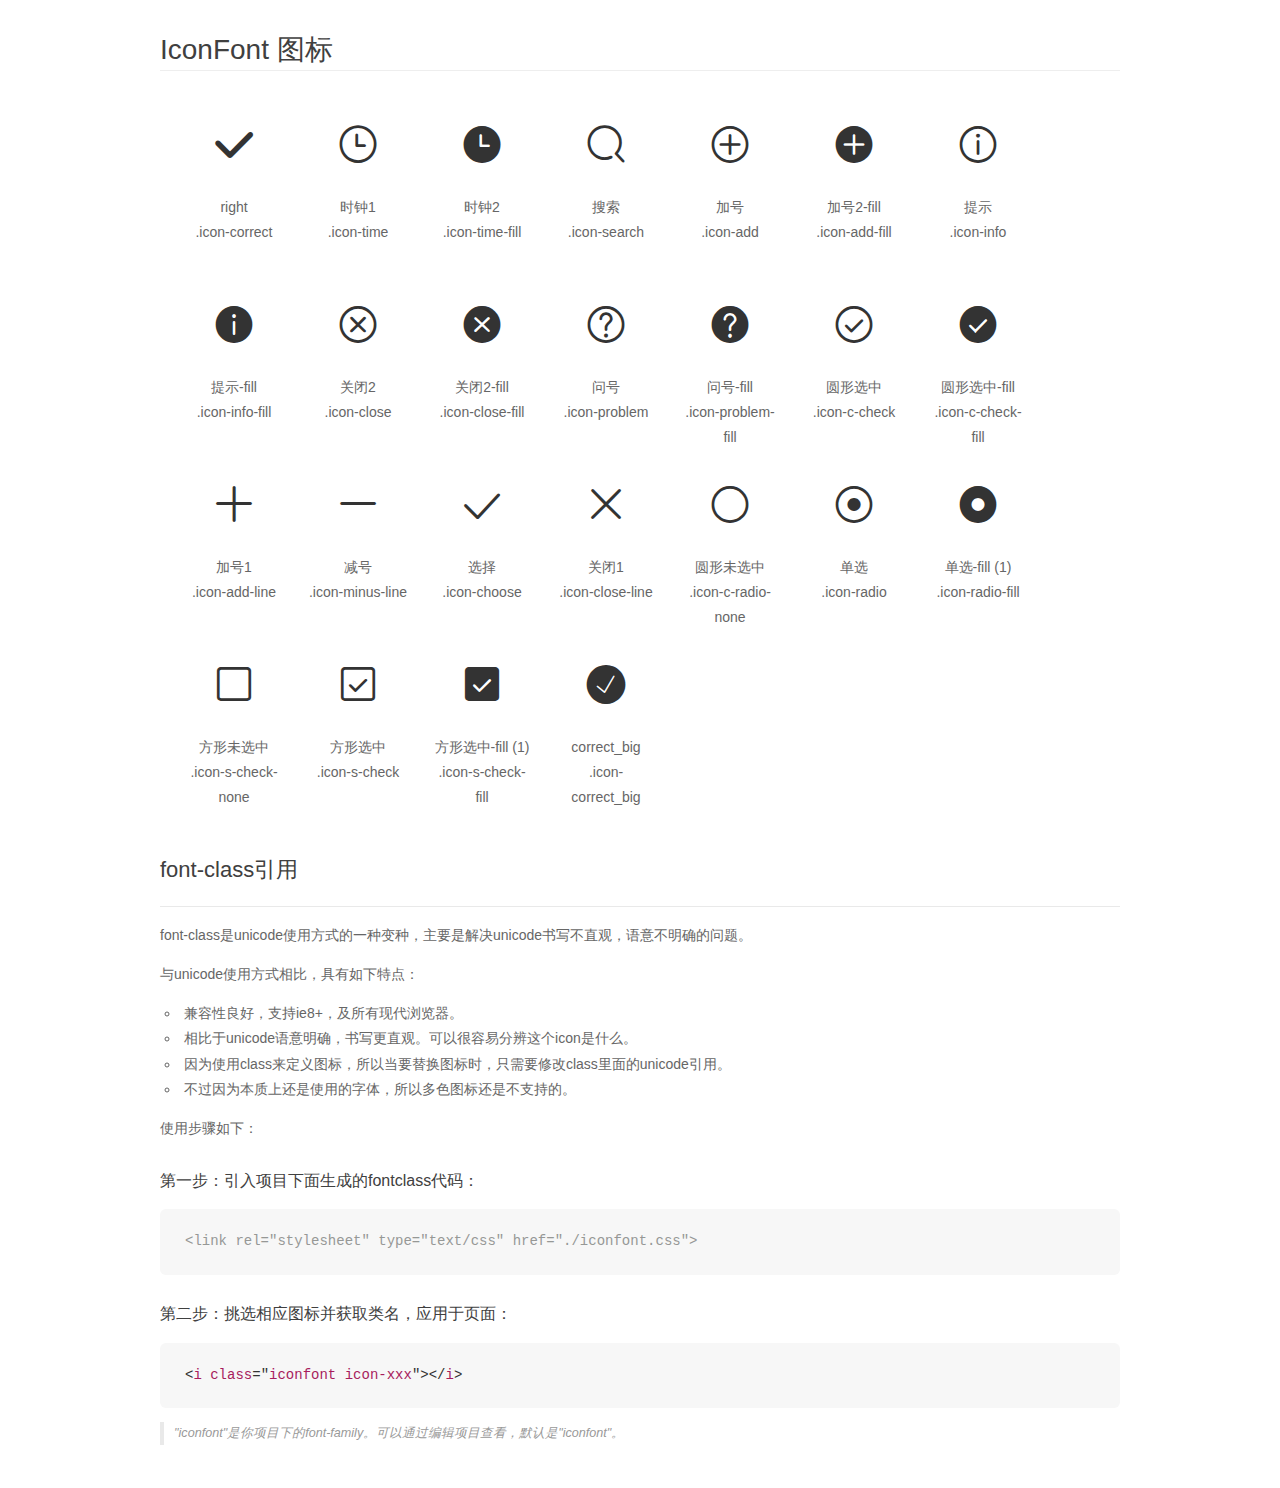
<file: app/static/font/demo_fontclass.html>
<!DOCTYPE html>
<html>
<head>
    <meta charset="utf-8"/>
    <title>IconFont</title>
    <link rel="stylesheet" href="demo.css">
    <link rel="stylesheet" href="iconfont.css">
</head>
<body>
    <div class="main markdown">
        <h1>IconFont 图标</h1>
        <ul class="icon_lists clear">
            
                <li>
                <i class="icon iconfont icon-correct"></i>
                    <div class="name">right</div>
                    <div class="fontclass">.icon-correct</div>
                </li>
            
                <li>
                <i class="icon iconfont icon-time"></i>
                    <div class="name">时钟1</div>
                    <div class="fontclass">.icon-time</div>
                </li>
            
                <li>
                <i class="icon iconfont icon-time-fill"></i>
                    <div class="name">时钟2</div>
                    <div class="fontclass">.icon-time-fill</div>
                </li>
            
                <li>
                <i class="icon iconfont icon-search"></i>
                    <div class="name">搜索</div>
                    <div class="fontclass">.icon-search</div>
                </li>
            
                <li>
                <i class="icon iconfont icon-add"></i>
                    <div class="name">加号</div>
                    <div class="fontclass">.icon-add</div>
                </li>
            
                <li>
                <i class="icon iconfont icon-add-fill"></i>
                    <div class="name">加号2-fill</div>
                    <div class="fontclass">.icon-add-fill</div>
                </li>
            
                <li>
                <i class="icon iconfont icon-info"></i>
                    <div class="name">提示</div>
                    <div class="fontclass">.icon-info</div>
                </li>
            
                <li>
                <i class="icon iconfont icon-info-fill"></i>
                    <div class="name">提示-fill</div>
                    <div class="fontclass">.icon-info-fill</div>
                </li>
            
                <li>
                <i class="icon iconfont icon-close"></i>
                    <div class="name">关闭2</div>
                    <div class="fontclass">.icon-close</div>
                </li>
            
                <li>
                <i class="icon iconfont icon-close-fill"></i>
                    <div class="name">关闭2-fill</div>
                    <div class="fontclass">.icon-close-fill</div>
                </li>
            
                <li>
                <i class="icon iconfont icon-problem"></i>
                    <div class="name">问号</div>
                    <div class="fontclass">.icon-problem</div>
                </li>
            
                <li>
                <i class="icon iconfont icon-problem-fill"></i>
                    <div class="name">问号-fill</div>
                    <div class="fontclass">.icon-problem-fill</div>
                </li>
            
                <li>
                <i class="icon iconfont icon-c-check"></i>
                    <div class="name">圆形选中</div>
                    <div class="fontclass">.icon-c-check</div>
                </li>
            
                <li>
                <i class="icon iconfont icon-c-check-fill"></i>
                    <div class="name">圆形选中-fill</div>
                    <div class="fontclass">.icon-c-check-fill</div>
                </li>
            
                <li>
                <i class="icon iconfont icon-add-line"></i>
                    <div class="name">加号1</div>
                    <div class="fontclass">.icon-add-line</div>
                </li>
            
                <li>
                <i class="icon iconfont icon-minus-line"></i>
                    <div class="name">减号</div>
                    <div class="fontclass">.icon-minus-line</div>
                </li>
            
                <li>
                <i class="icon iconfont icon-choose"></i>
                    <div class="name">选择</div>
                    <div class="fontclass">.icon-choose</div>
                </li>
            
                <li>
                <i class="icon iconfont icon-close-line"></i>
                    <div class="name">关闭1</div>
                    <div class="fontclass">.icon-close-line</div>
                </li>
            
                <li>
                <i class="icon iconfont icon-c-radio-none"></i>
                    <div class="name">圆形未选中</div>
                    <div class="fontclass">.icon-c-radio-none</div>
                </li>
            
                <li>
                <i class="icon iconfont icon-radio"></i>
                    <div class="name">单选</div>
                    <div class="fontclass">.icon-radio</div>
                </li>
            
                <li>
                <i class="icon iconfont icon-radio-fill"></i>
                    <div class="name">单选-fill (1)</div>
                    <div class="fontclass">.icon-radio-fill</div>
                </li>
            
                <li>
                <i class="icon iconfont icon-s-check-none"></i>
                    <div class="name">方形未选中</div>
                    <div class="fontclass">.icon-s-check-none</div>
                </li>
            
                <li>
                <i class="icon iconfont icon-s-check"></i>
                    <div class="name">方形选中</div>
                    <div class="fontclass">.icon-s-check</div>
                </li>
            
                <li>
                <i class="icon iconfont icon-s-check-fill"></i>
                    <div class="name">方形选中-fill (1)</div>
                    <div class="fontclass">.icon-s-check-fill</div>
                </li>
            
                <li>
                <i class="icon iconfont icon-correct_big"></i>
                    <div class="name">correct_big</div>
                    <div class="fontclass">.icon-correct_big</div>
                </li>
            
        </ul>

        <h2 id="font-class-">font-class引用</h2>
        <hr>

        <p>font-class是unicode使用方式的一种变种，主要是解决unicode书写不直观，语意不明确的问题。</p>
        <p>与unicode使用方式相比，具有如下特点：</p>
        <ul>
        <li>兼容性良好，支持ie8+，及所有现代浏览器。</li>
        <li>相比于unicode语意明确，书写更直观。可以很容易分辨这个icon是什么。</li>
        <li>因为使用class来定义图标，所以当要替换图标时，只需要修改class里面的unicode引用。</li>
        <li>不过因为本质上还是使用的字体，所以多色图标还是不支持的。</li>
        </ul>
        <p>使用步骤如下：</p>
        <h3 id="-fontclass-">第一步：引入项目下面生成的fontclass代码：</h3>


        <pre><code class="lang-js hljs javascript"><span class="hljs-comment">&lt;link rel="stylesheet" type="text/css" href="./iconfont.css"&gt;</span></code></pre>
        <h3 id="-">第二步：挑选相应图标并获取类名，应用于页面：</h3>
        <pre><code class="lang-css hljs">&lt;<span class="hljs-selector-tag">i</span> <span class="hljs-selector-tag">class</span>="<span class="hljs-selector-tag">iconfont</span> <span class="hljs-selector-tag">icon-xxx</span>"&gt;&lt;/<span class="hljs-selector-tag">i</span>&gt;</code></pre>
        <blockquote>
        <p>"iconfont"是你项目下的font-family。可以通过编辑项目查看，默认是"iconfont"。</p>
        </blockquote>
    </div>
</body>
</html>
</file>
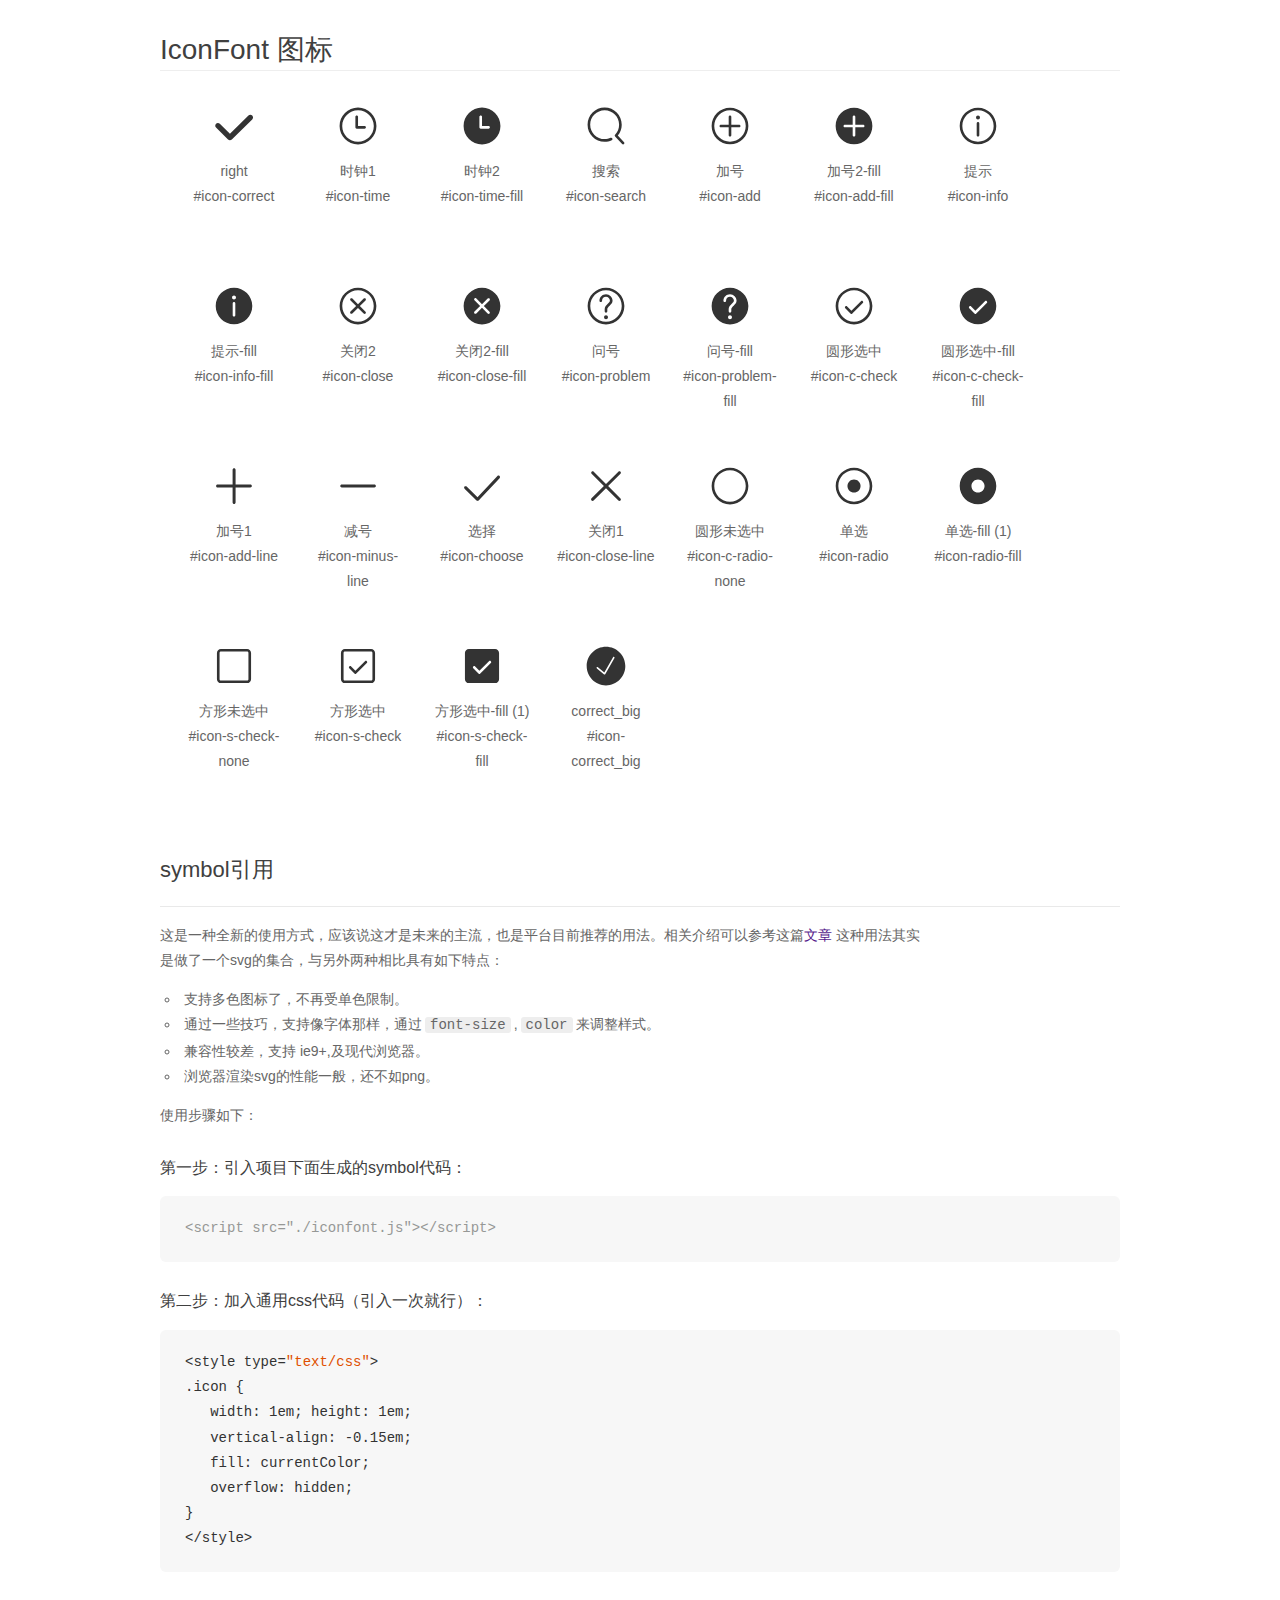
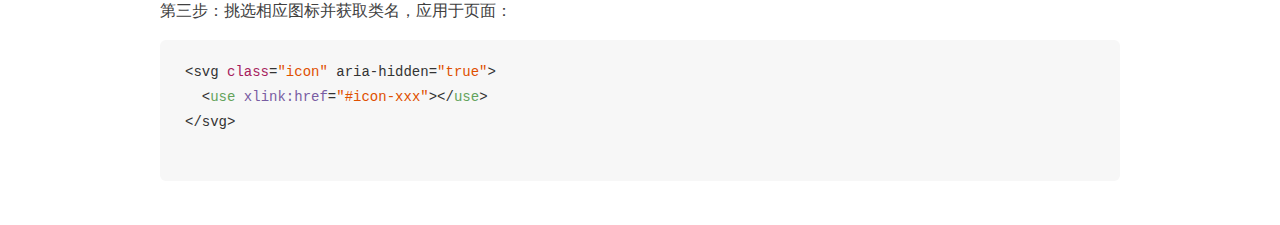
<file: app/static/font/demo_symbol.html>
<!DOCTYPE html>
<html>
<head>
    <meta charset="utf-8"/>
    <title>IconFont</title>
    <link rel="stylesheet" href="demo.css">
    <script src="iconfont.js"></script>

    <style type="text/css">
        .icon {
          /* 通过设置 font-size 来改变图标大小 */
          width: 1em; height: 1em;
          /* 图标和文字相邻时，垂直对齐 */
          vertical-align: -0.15em;
          /* 通过设置 color 来改变 SVG 的颜色/fill */
          fill: currentColor;
          /* path 和 stroke 溢出 viewBox 部分在 IE 下会显示
             normalize.css 中也包含这行 */
          overflow: hidden;
        }

    </style>
</head>
<body>
    <div class="main markdown">
        <h1>IconFont 图标</h1>
        <ul class="icon_lists clear">
            
                <li>
                    <svg class="icon" aria-hidden="true">
                        <use xlink:href="#icon-correct"></use>
                    </svg>
                    <div class="name">right</div>
                    <div class="fontclass">#icon-correct</div>
                </li>
            
                <li>
                    <svg class="icon" aria-hidden="true">
                        <use xlink:href="#icon-time"></use>
                    </svg>
                    <div class="name">时钟1</div>
                    <div class="fontclass">#icon-time</div>
                </li>
            
                <li>
                    <svg class="icon" aria-hidden="true">
                        <use xlink:href="#icon-time-fill"></use>
                    </svg>
                    <div class="name">时钟2</div>
                    <div class="fontclass">#icon-time-fill</div>
                </li>
            
                <li>
                    <svg class="icon" aria-hidden="true">
                        <use xlink:href="#icon-search"></use>
                    </svg>
                    <div class="name">搜索</div>
                    <div class="fontclass">#icon-search</div>
                </li>
            
                <li>
                    <svg class="icon" aria-hidden="true">
                        <use xlink:href="#icon-add"></use>
                    </svg>
                    <div class="name">加号</div>
                    <div class="fontclass">#icon-add</div>
                </li>
            
                <li>
                    <svg class="icon" aria-hidden="true">
                        <use xlink:href="#icon-add-fill"></use>
                    </svg>
                    <div class="name">加号2-fill</div>
                    <div class="fontclass">#icon-add-fill</div>
                </li>
            
                <li>
                    <svg class="icon" aria-hidden="true">
                        <use xlink:href="#icon-info"></use>
                    </svg>
                    <div class="name">提示</div>
                    <div class="fontclass">#icon-info</div>
                </li>
            
                <li>
                    <svg class="icon" aria-hidden="true">
                        <use xlink:href="#icon-info-fill"></use>
                    </svg>
                    <div class="name">提示-fill</div>
                    <div class="fontclass">#icon-info-fill</div>
                </li>
            
                <li>
                    <svg class="icon" aria-hidden="true">
                        <use xlink:href="#icon-close"></use>
                    </svg>
                    <div class="name">关闭2</div>
                    <div class="fontclass">#icon-close</div>
                </li>
            
                <li>
                    <svg class="icon" aria-hidden="true">
                        <use xlink:href="#icon-close-fill"></use>
                    </svg>
                    <div class="name">关闭2-fill</div>
                    <div class="fontclass">#icon-close-fill</div>
                </li>
            
                <li>
                    <svg class="icon" aria-hidden="true">
                        <use xlink:href="#icon-problem"></use>
                    </svg>
                    <div class="name">问号</div>
                    <div class="fontclass">#icon-problem</div>
                </li>
            
                <li>
                    <svg class="icon" aria-hidden="true">
                        <use xlink:href="#icon-problem-fill"></use>
                    </svg>
                    <div class="name">问号-fill</div>
                    <div class="fontclass">#icon-problem-fill</div>
                </li>
            
                <li>
                    <svg class="icon" aria-hidden="true">
                        <use xlink:href="#icon-c-check"></use>
                    </svg>
                    <div class="name">圆形选中</div>
                    <div class="fontclass">#icon-c-check</div>
                </li>
            
                <li>
                    <svg class="icon" aria-hidden="true">
                        <use xlink:href="#icon-c-check-fill"></use>
                    </svg>
                    <div class="name">圆形选中-fill</div>
                    <div class="fontclass">#icon-c-check-fill</div>
                </li>
            
                <li>
                    <svg class="icon" aria-hidden="true">
                        <use xlink:href="#icon-add-line"></use>
                    </svg>
                    <div class="name">加号1</div>
                    <div class="fontclass">#icon-add-line</div>
                </li>
            
                <li>
                    <svg class="icon" aria-hidden="true">
                        <use xlink:href="#icon-minus-line"></use>
                    </svg>
                    <div class="name">减号</div>
                    <div class="fontclass">#icon-minus-line</div>
                </li>
            
                <li>
                    <svg class="icon" aria-hidden="true">
                        <use xlink:href="#icon-choose"></use>
                    </svg>
                    <div class="name">选择</div>
                    <div class="fontclass">#icon-choose</div>
                </li>
            
                <li>
                    <svg class="icon" aria-hidden="true">
                        <use xlink:href="#icon-close-line"></use>
                    </svg>
                    <div class="name">关闭1</div>
                    <div class="fontclass">#icon-close-line</div>
                </li>
            
                <li>
                    <svg class="icon" aria-hidden="true">
                        <use xlink:href="#icon-c-radio-none"></use>
                    </svg>
                    <div class="name">圆形未选中</div>
                    <div class="fontclass">#icon-c-radio-none</div>
                </li>
            
                <li>
                    <svg class="icon" aria-hidden="true">
                        <use xlink:href="#icon-radio"></use>
                    </svg>
                    <div class="name">单选</div>
                    <div class="fontclass">#icon-radio</div>
                </li>
            
                <li>
                    <svg class="icon" aria-hidden="true">
                        <use xlink:href="#icon-radio-fill"></use>
                    </svg>
                    <div class="name">单选-fill (1)</div>
                    <div class="fontclass">#icon-radio-fill</div>
                </li>
            
                <li>
                    <svg class="icon" aria-hidden="true">
                        <use xlink:href="#icon-s-check-none"></use>
                    </svg>
                    <div class="name">方形未选中</div>
                    <div class="fontclass">#icon-s-check-none</div>
                </li>
            
                <li>
                    <svg class="icon" aria-hidden="true">
                        <use xlink:href="#icon-s-check"></use>
                    </svg>
                    <div class="name">方形选中</div>
                    <div class="fontclass">#icon-s-check</div>
                </li>
            
                <li>
                    <svg class="icon" aria-hidden="true">
                        <use xlink:href="#icon-s-check-fill"></use>
                    </svg>
                    <div class="name">方形选中-fill (1)</div>
                    <div class="fontclass">#icon-s-check-fill</div>
                </li>
            
                <li>
                    <svg class="icon" aria-hidden="true">
                        <use xlink:href="#icon-correct_big"></use>
                    </svg>
                    <div class="name">correct_big</div>
                    <div class="fontclass">#icon-correct_big</div>
                </li>
            
        </ul>


        <h2 id="symbol-">symbol引用</h2>
        <hr>

        <p>这是一种全新的使用方式，应该说这才是未来的主流，也是平台目前推荐的用法。相关介绍可以参考这篇<a href="">文章</a>
        这种用法其实是做了一个svg的集合，与另外两种相比具有如下特点：</p>
        <ul>
          <li>支持多色图标了，不再受单色限制。</li>
          <li>通过一些技巧，支持像字体那样，通过<code>font-size</code>,<code>color</code>来调整样式。</li>
          <li>兼容性较差，支持 ie9+,及现代浏览器。</li>
          <li>浏览器渲染svg的性能一般，还不如png。</li>
        </ul>
        <p>使用步骤如下：</p>
        <h3 id="-symbol-">第一步：引入项目下面生成的symbol代码：</h3>
        <pre><code class="lang-js hljs javascript"><span class="hljs-comment">&lt;script src="./iconfont.js"&gt;&lt;/script&gt;</span></code></pre>
        <h3 id="-css-">第二步：加入通用css代码（引入一次就行）：</h3>
        <pre><code class="lang-js hljs javascript">&lt;style type=<span class="hljs-string">"text/css"</span>&gt;
.icon {
   width: <span class="hljs-number">1</span>em; height: <span class="hljs-number">1</span>em;
   vertical-align: <span class="hljs-number">-0.15</span>em;
   fill: currentColor;
   overflow: hidden;
}
&lt;<span class="hljs-regexp">/style&gt;</span></code></pre>
        <h3 id="-">第三步：挑选相应图标并获取类名，应用于页面：</h3>
        <pre><code class="lang-js hljs javascript">&lt;svg <span class="hljs-class"><span class="hljs-keyword">class</span></span>=<span class="hljs-string">"icon"</span> aria-hidden=<span class="hljs-string">"true"</span>&gt;<span class="xml"><span class="hljs-tag">
  &lt;<span class="hljs-name">use</span> <span class="hljs-attr">xlink:href</span>=<span class="hljs-string">"#icon-xxx"</span>&gt;</span><span class="hljs-tag">&lt;/<span class="hljs-name">use</span>&gt;</span>
</span>&lt;<span class="hljs-regexp">/svg&gt;
        </span></code></pre>
    </div>
</body>
</html>
</file>
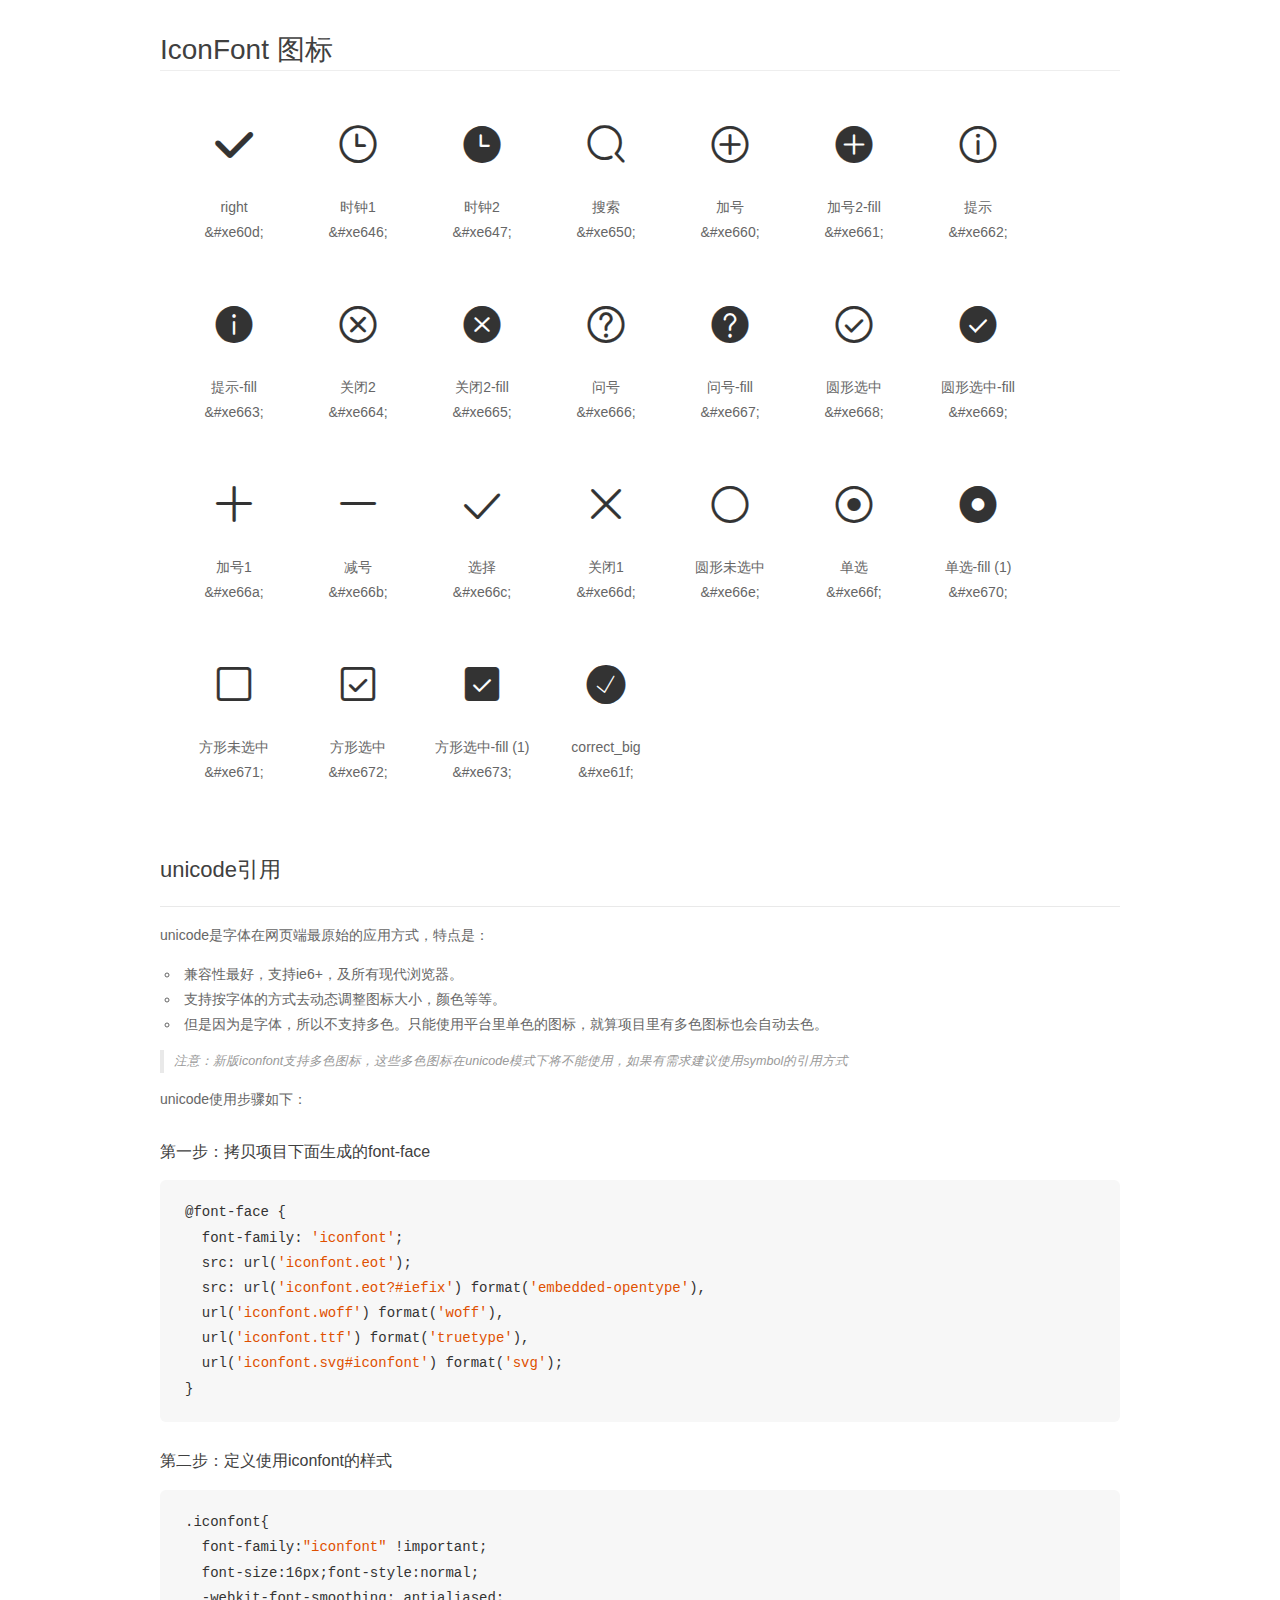
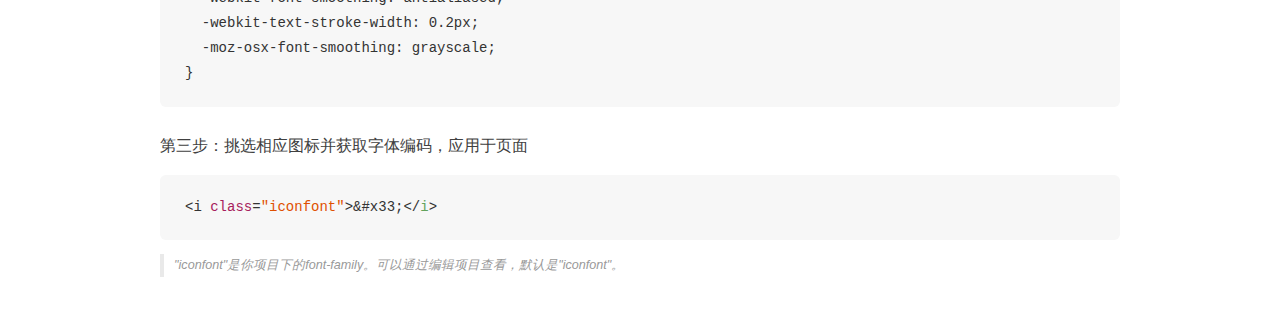
<file: app/static/font/demo_unicode.html>
<!DOCTYPE html>
<html>
<head>
    <meta charset="utf-8"/>
    <title>IconFont</title>
    <link rel="stylesheet" href="demo.css">

    <style type="text/css">

        @font-face {font-family: "iconfont";
          src: url('iconfont.eot'); /* IE9*/
          src: url('iconfont.eot#iefix') format('embedded-opentype'), /* IE6-IE8 */
          url('iconfont.woff') format('woff'), /* chrome, firefox */
          url('iconfont.ttf') format('truetype'), /* chrome, firefox, opera, Safari, Android, iOS 4.2+*/
          url('iconfont.svg#iconfont') format('svg'); /* iOS 4.1- */
        }

        .iconfont {
          font-family:"iconfont" !important;
          font-size:16px;
          font-style:normal;
          -webkit-font-smoothing: antialiased;
          -webkit-text-stroke-width: 0.2px;
          -moz-osx-font-smoothing: grayscale;
        }

    </style>
</head>
<body>
    <div class="main markdown">
        <h1>IconFont 图标</h1>
        <ul class="icon_lists clear">
            
                <li>
                <i class="icon iconfont">&#xe60d;</i>
                    <div class="name">right</div>
                    <div class="code">&amp;#xe60d;</div>
                </li>
            
                <li>
                <i class="icon iconfont">&#xe646;</i>
                    <div class="name">时钟1</div>
                    <div class="code">&amp;#xe646;</div>
                </li>
            
                <li>
                <i class="icon iconfont">&#xe647;</i>
                    <div class="name">时钟2</div>
                    <div class="code">&amp;#xe647;</div>
                </li>
            
                <li>
                <i class="icon iconfont">&#xe650;</i>
                    <div class="name">搜索</div>
                    <div class="code">&amp;#xe650;</div>
                </li>
            
                <li>
                <i class="icon iconfont">&#xe660;</i>
                    <div class="name">加号</div>
                    <div class="code">&amp;#xe660;</div>
                </li>
            
                <li>
                <i class="icon iconfont">&#xe661;</i>
                    <div class="name">加号2-fill</div>
                    <div class="code">&amp;#xe661;</div>
                </li>
            
                <li>
                <i class="icon iconfont">&#xe662;</i>
                    <div class="name">提示</div>
                    <div class="code">&amp;#xe662;</div>
                </li>
            
                <li>
                <i class="icon iconfont">&#xe663;</i>
                    <div class="name">提示-fill</div>
                    <div class="code">&amp;#xe663;</div>
                </li>
            
                <li>
                <i class="icon iconfont">&#xe664;</i>
                    <div class="name">关闭2</div>
                    <div class="code">&amp;#xe664;</div>
                </li>
            
                <li>
                <i class="icon iconfont">&#xe665;</i>
                    <div class="name">关闭2-fill</div>
                    <div class="code">&amp;#xe665;</div>
                </li>
            
                <li>
                <i class="icon iconfont">&#xe666;</i>
                    <div class="name">问号</div>
                    <div class="code">&amp;#xe666;</div>
                </li>
            
                <li>
                <i class="icon iconfont">&#xe667;</i>
                    <div class="name">问号-fill</div>
                    <div class="code">&amp;#xe667;</div>
                </li>
            
                <li>
                <i class="icon iconfont">&#xe668;</i>
                    <div class="name">圆形选中</div>
                    <div class="code">&amp;#xe668;</div>
                </li>
            
                <li>
                <i class="icon iconfont">&#xe669;</i>
                    <div class="name">圆形选中-fill</div>
                    <div class="code">&amp;#xe669;</div>
                </li>
            
                <li>
                <i class="icon iconfont">&#xe66a;</i>
                    <div class="name">加号1</div>
                    <div class="code">&amp;#xe66a;</div>
                </li>
            
                <li>
                <i class="icon iconfont">&#xe66b;</i>
                    <div class="name">减号</div>
                    <div class="code">&amp;#xe66b;</div>
                </li>
            
                <li>
                <i class="icon iconfont">&#xe66c;</i>
                    <div class="name">选择</div>
                    <div class="code">&amp;#xe66c;</div>
                </li>
            
                <li>
                <i class="icon iconfont">&#xe66d;</i>
                    <div class="name">关闭1</div>
                    <div class="code">&amp;#xe66d;</div>
                </li>
            
                <li>
                <i class="icon iconfont">&#xe66e;</i>
                    <div class="name">圆形未选中</div>
                    <div class="code">&amp;#xe66e;</div>
                </li>
            
                <li>
                <i class="icon iconfont">&#xe66f;</i>
                    <div class="name">单选</div>
                    <div class="code">&amp;#xe66f;</div>
                </li>
            
                <li>
                <i class="icon iconfont">&#xe670;</i>
                    <div class="name">单选-fill (1)</div>
                    <div class="code">&amp;#xe670;</div>
                </li>
            
                <li>
                <i class="icon iconfont">&#xe671;</i>
                    <div class="name">方形未选中</div>
                    <div class="code">&amp;#xe671;</div>
                </li>
            
                <li>
                <i class="icon iconfont">&#xe672;</i>
                    <div class="name">方形选中</div>
                    <div class="code">&amp;#xe672;</div>
                </li>
            
                <li>
                <i class="icon iconfont">&#xe673;</i>
                    <div class="name">方形选中-fill (1)</div>
                    <div class="code">&amp;#xe673;</div>
                </li>
            
                <li>
                <i class="icon iconfont">&#xe61f;</i>
                    <div class="name">correct_big</div>
                    <div class="code">&amp;#xe61f;</div>
                </li>
            
        </ul>
        <h2 id="unicode-">unicode引用</h2>
        <hr>

        <p>unicode是字体在网页端最原始的应用方式，特点是：</p>
        <ul>
        <li>兼容性最好，支持ie6+，及所有现代浏览器。</li>
        <li>支持按字体的方式去动态调整图标大小，颜色等等。</li>
        <li>但是因为是字体，所以不支持多色。只能使用平台里单色的图标，就算项目里有多色图标也会自动去色。</li>
        </ul>
        <blockquote>
        <p>注意：新版iconfont支持多色图标，这些多色图标在unicode模式下将不能使用，如果有需求建议使用symbol的引用方式</p>
        </blockquote>
        <p>unicode使用步骤如下：</p>
        <h3 id="-font-face">第一步：拷贝项目下面生成的font-face</h3>
        <pre><code class="lang-js hljs javascript">@font-face {
  font-family: <span class="hljs-string">'iconfont'</span>;
  src: url(<span class="hljs-string">'iconfont.eot'</span>);
  src: url(<span class="hljs-string">'iconfont.eot?#iefix'</span>) format(<span class="hljs-string">'embedded-opentype'</span>),
  url(<span class="hljs-string">'iconfont.woff'</span>) format(<span class="hljs-string">'woff'</span>),
  url(<span class="hljs-string">'iconfont.ttf'</span>) format(<span class="hljs-string">'truetype'</span>),
  url(<span class="hljs-string">'iconfont.svg#iconfont'</span>) format(<span class="hljs-string">'svg'</span>);
}
</code></pre>
        <h3 id="-iconfont-">第二步：定义使用iconfont的样式</h3>
        <pre><code class="lang-js hljs javascript">.iconfont{
  font-family:<span class="hljs-string">"iconfont"</span> !important;
  font-size:<span class="hljs-number">16</span>px;font-style:normal;
  -webkit-font-smoothing: antialiased;
  -webkit-text-stroke-width: <span class="hljs-number">0.2</span>px;
  -moz-osx-font-smoothing: grayscale;
}
</code></pre>
        <h3 id="-">第三步：挑选相应图标并获取字体编码，应用于页面</h3>
        <pre><code class="lang-js hljs javascript">&lt;i <span class="hljs-class"><span class="hljs-keyword">class</span></span>=<span class="hljs-string">"iconfont"</span>&gt;&amp;#x33;<span class="xml"><span class="hljs-tag">&lt;/<span class="hljs-name">i</span>&gt;</span></span></code></pre>

        <blockquote>
        <p>"iconfont"是你项目下的font-family。可以通过编辑项目查看，默认是"iconfont"。</p>
        </blockquote>
    </div>


</body>
</html>
</file>
<file: app/static/font/iconfont.css>
@font-face {font-family: "iconfont";
  src: url('iconfont.eot?t=1493801407135'); /* IE9*/
  src: url('iconfont.eot?t=1493801407135#iefix') format('embedded-opentype'), /* IE6-IE8 */
  url('iconfont.woff?t=1493801407135') format('woff'), /* chrome, firefox */
  url('iconfont.ttf?t=1493801407135') format('truetype'), /* chrome, firefox, opera, Safari, Android, iOS 4.2+*/
  url('iconfont.svg?t=1493801407135#iconfont') format('svg'); /* iOS 4.1- */
}

.iconfont {
  font-family:"iconfont" !important;
  font-size:16px;
  font-style:normal;
  -webkit-font-smoothing: antialiased;
  -moz-osx-font-smoothing: grayscale;
}

.icon-correct:before { content: "\e60d"; }

.icon-time:before { content: "\e646"; }

.icon-time-fill:before { content: "\e647"; }

.icon-search:before { content: "\e650"; }

.icon-add:before { content: "\e660"; }

.icon-add-fill:before { content: "\e661"; }

.icon-info:before { content: "\e662"; }

.icon-info-fill:before { content: "\e663"; }

.icon-close:before { content: "\e664"; }

.icon-close-fill:before { content: "\e665"; }

.icon-problem:before { content: "\e666"; }

.icon-problem-fill:before { content: "\e667"; }

.icon-c-check:before { content: "\e668"; }

.icon-c-check-fill:before { content: "\e669"; }

.icon-add-line:before { content: "\e66a"; }

.icon-minus-line:before { content: "\e66b"; }

.icon-choose:before { content: "\e66c"; }

.icon-close-line:before { content: "\e66d"; }

.icon-c-radio-none:before { content: "\e66e"; }

.icon-radio:before { content: "\e66f"; }

.icon-radio-fill:before { content: "\e670"; }

.icon-s-check-none:before { content: "\e671"; }

.icon-s-check:before { content: "\e672"; }

.icon-s-check-fill:before { content: "\e673"; }

.icon-correct_big:before { content: "\e61f"; }
</file>
<file: app/static/font/demo.css>
*{margin: 0;padding: 0;list-style: none;}
/*
KISSY CSS Reset
理念：1. reset 的目的不是清除浏览器的默认样式，这仅是部分工作。清除和重置是紧密不可分的。
2. reset 的目的不是让默认样式在所有浏览器下一致，而是减少默认样式有可能带来的问题。
3. reset 期望提供一套普适通用的基础样式。但没有银弹，推荐根据具体需求，裁剪和修改后再使用。
特色：1. 适应中文；2. 基于最新主流浏览器。
维护：玉伯<lifesinger@gmail.com>, 正淳<ragecarrier@gmail.com>
 */

/** 清除内外边距 **/
body, h1, h2, h3, h4, h5, h6, hr, p, blockquote, /* structural elements 结构元素 */
dl, dt, dd, ul, ol, li, /* list elements 列表元素 */
pre, /* text formatting elements 文本格式元素 */
form, fieldset, legend, button, input, textarea, /* form elements 表单元素 */
th, td /* table elements 表格元素 */ {
  margin: 0;
  padding: 0;
}

/** 设置默认字体 **/
body,
button, input, select, textarea /* for ie */ {
  font: 12px/1.5 tahoma, arial, \5b8b\4f53, sans-serif;
}
h1, h2, h3, h4, h5, h6 { font-size: 100%; }
address, cite, dfn, em, var { font-style: normal; } /* 将斜体扶正 */
code, kbd, pre, samp { font-family: courier new, courier, monospace; } /* 统一等宽字体 */
small { font-size: 12px; } /* 小于 12px 的中文很难阅读，让 small 正常化 */

/** 重置列表元素 **/
ul, ol { list-style: none; }

/** 重置文本格式元素 **/
a { text-decoration: none; }
a:hover { text-decoration: underline; }


/** 重置表单元素 **/
legend { color: #000; } /* for ie6 */
fieldset, img { border: 0; } /* img 搭车：让链接里的 img 无边框 */
button, input, select, textarea { font-size: 100%; } /* 使得表单元素在 ie 下能继承字体大小 */
/* 注：optgroup 无法扶正 */

/** 重置表格元素 **/
table { border-collapse: collapse; border-spacing: 0; }

/* 清除浮动 */
.ks-clear:after, .clear:after {
  content: '\20';
  display: block;
  height: 0;
  clear: both;
}
.ks-clear, .clear {
  *zoom: 1;
}

.main {
  padding: 30px 100px;
width: 960px;
margin: 0 auto;
}
.main h1{font-size:36px; color:#333; text-align:left;margin-bottom:30px; border-bottom: 1px solid #eee;}

.helps{margin-top:40px;}
.helps pre{
  padding:20px;
  margin:10px 0;
  border:solid 1px #e7e1cd;
  background-color: #fffdef;
  overflow: auto;
}

.icon_lists{
  width: 100% !important;

}

.icon_lists li{
  float:left;
  width: 100px;
  height:180px;
  text-align: center;
  list-style: none !important;
}
.icon_lists .icon{
  font-size: 42px;
  line-height: 100px;
  margin: 10px 0;
  color:#333;
  -webkit-transition: font-size 0.25s ease-out 0s;
  -moz-transition: font-size 0.25s ease-out 0s;
  transition: font-size 0.25s ease-out 0s;

}
.icon_lists .icon:hover{
  font-size: 100px;
}



.markdown {
  color: #666;
  font-size: 14px;
  line-height: 1.8;
}

.highlight {
  line-height: 1.5;
}

.markdown img {
  vertical-align: middle;
  max-width: 100%;
}

.markdown h1 {
  color: #404040;
  font-weight: 500;
  line-height: 40px;
  margin-bottom: 24px;
}

.markdown h2,
.markdown h3,
.markdown h4,
.markdown h5,
.markdown h6 {
  color: #404040;
  margin: 1.6em 0 0.6em 0;
  font-weight: 500;
  clear: both;
}

.markdown h1 {
  font-size: 28px;
}

.markdown h2 {
  font-size: 22px;
}

.markdown h3 {
  font-size: 16px;
}

.markdown h4 {
  font-size: 14px;
}

.markdown h5 {
  font-size: 12px;
}

.markdown h6 {
  font-size: 12px;
}

.markdown hr {
  height: 1px;
  border: 0;
  background: #e9e9e9;
  margin: 16px 0;
  clear: both;
}

.markdown p,
.markdown pre {
  margin: 1em 0;
}

.markdown > p,
.markdown > blockquote,
.markdown > .highlight,
.markdown > ol,
.markdown > ul {
  width: 80%;
}

.markdown ul > li {
  list-style: circle;
}

.markdown > ul li,
.markdown blockquote ul > li {
  margin-left: 20px;
  padding-left: 4px;
}

.markdown > ul li p,
.markdown > ol li p {
  margin: 0.6em 0;
}

.markdown ol > li {
  list-style: decimal;
}

.markdown > ol li,
.markdown blockquote ol > li {
  margin-left: 20px;
  padding-left: 4px;
}

.markdown code {
  margin: 0 3px;
  padding: 0 5px;
  background: #eee;
  border-radius: 3px;
}

.markdown pre {
  border-radius: 6px;
  background: #f7f7f7;
  padding: 20px;
}

.markdown pre code {
  border: none;
  background: #f7f7f7;
  margin: 0;
}

.markdown strong,
.markdown b {
  font-weight: 600;
}

.markdown > table {
  border-collapse: collapse;
  border-spacing: 0px;
  empty-cells: show;
  border: 1px solid #e9e9e9;
  width: 95%;
  margin-bottom: 24px;
}

.markdown > table th {
  white-space: nowrap;
  color: #333;
  font-weight: 600;

}

.markdown > table th,
.markdown > table td {
  border: 1px solid #e9e9e9;
  padding: 8px 16px;
  text-align: left;
}

.markdown > table th {
  background: #F7F7F7;
}

.markdown blockquote {
  font-size: 90%;
  color: #999;
  border-left: 4px solid #e9e9e9;
  padding-left: 0.8em;
  margin: 1em 0;
  font-style: italic;
}

.markdown blockquote p {
  margin: 0;
}

.markdown .anchor {
  opacity: 0;
  transition: opacity 0.3s ease;
  margin-left: 8px;
}

.markdown .waiting {
  color: #ccc;
}

.markdown h1:hover .anchor,
.markdown h2:hover .anchor,
.markdown h3:hover .anchor,
.markdown h4:hover .anchor,
.markdown h5:hover .anchor,
.markdown h6:hover .anchor {
  opacity: 1;
  display: inline-block;
}

.markdown > br,
.markdown > p > br {
  clear: both;
}


.hljs {
  display: block;
  background: white;
  padding: 0.5em;
  color: #333333;
  overflow-x: auto;
}

.hljs-comment,
.hljs-meta {
  color: #969896;
}

.hljs-string,
.hljs-variable,
.hljs-template-variable,
.hljs-strong,
.hljs-emphasis,
.hljs-quote {
  color: #df5000;
}

.hljs-keyword,
.hljs-selector-tag,
.hljs-type {
  color: #a71d5d;
}

.hljs-literal,
.hljs-symbol,
.hljs-bullet,
.hljs-attribute {
  color: #0086b3;
}

.hljs-section,
.hljs-name {
  color: #63a35c;
}

.hljs-tag {
  color: #333333;
}

.hljs-title,
.hljs-attr,
.hljs-selector-id,
.hljs-selector-class,
.hljs-selector-attr,
.hljs-selector-pseudo {
  color: #795da3;
}

.hljs-addition {
  color: #55a532;
  background-color: #eaffea;
}

.hljs-deletion {
  color: #bd2c00;
  background-color: #ffecec;
}

.hljs-link {
  text-decoration: underline;
}

pre{
  background: #fff;
}
</file>
